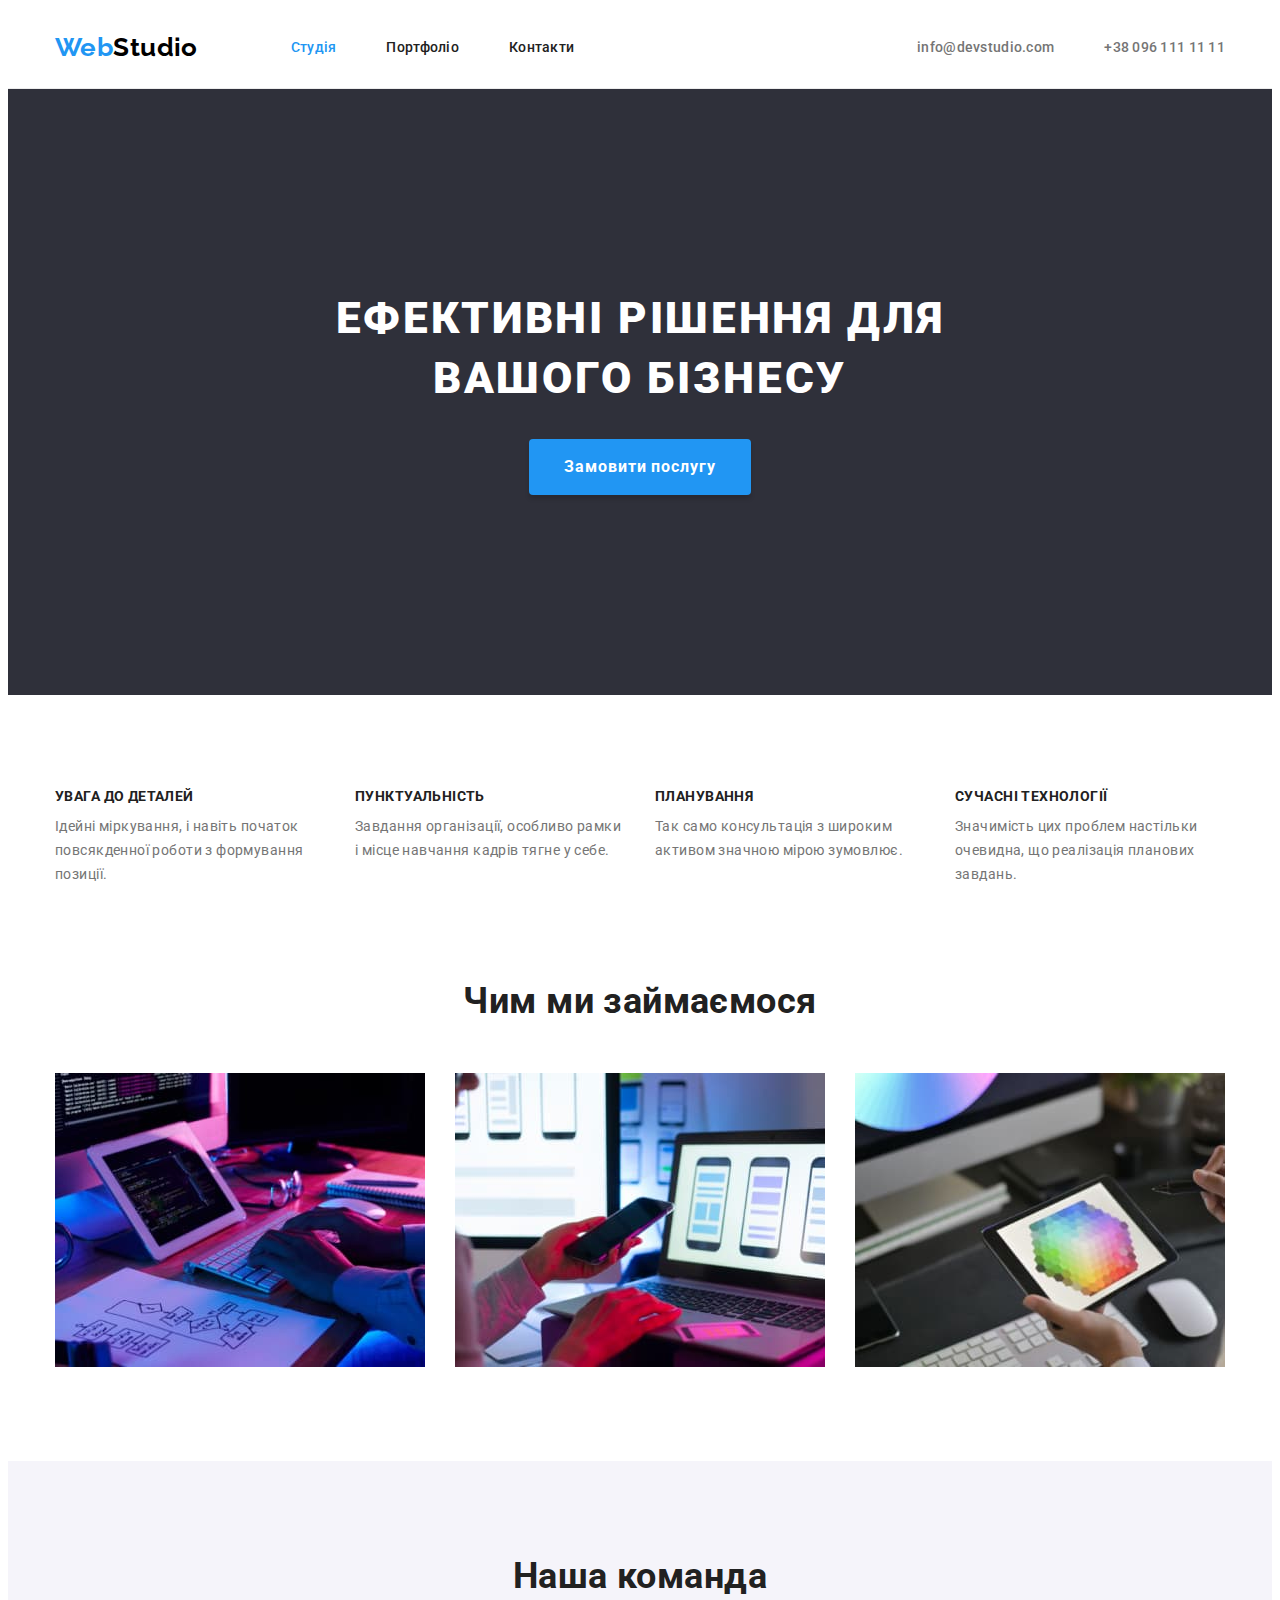
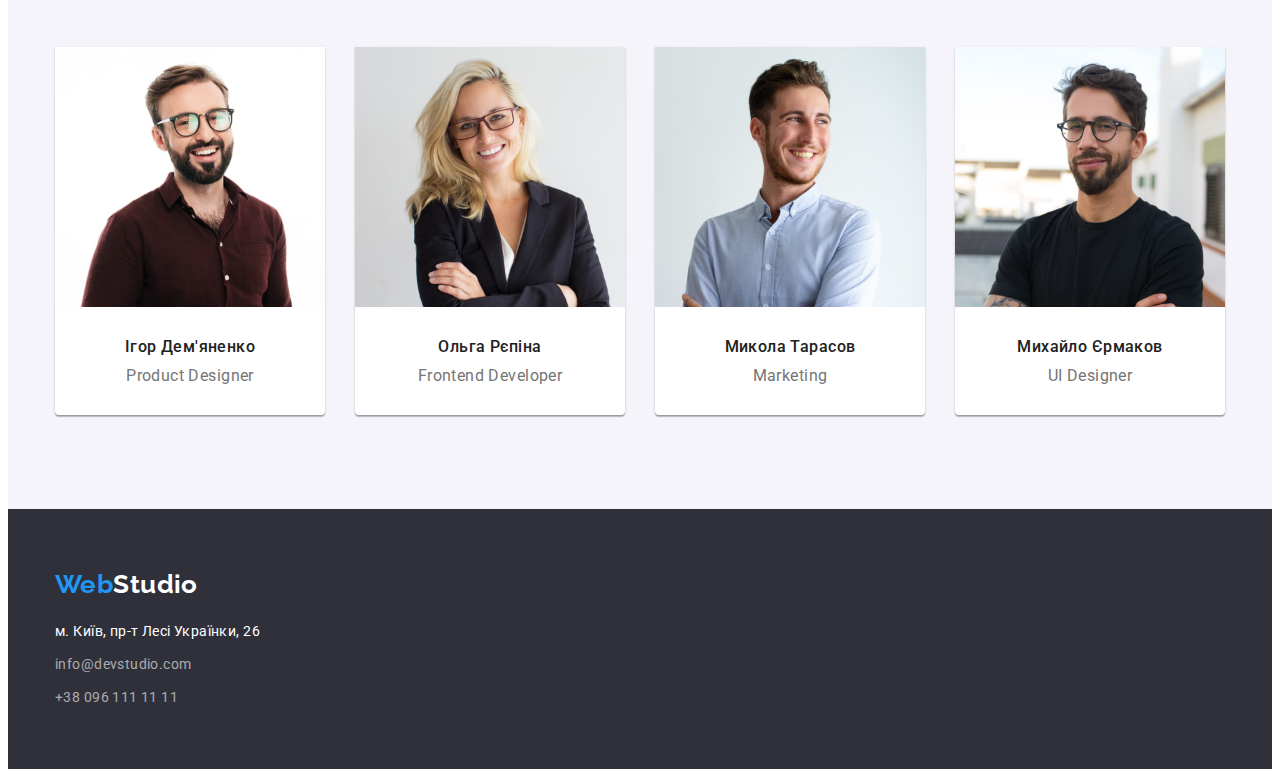
<file: index.html>
<!DOCTYPE html>
<html lang="uk">
<head>
    <meta charset="UTF-8">
    <meta http-equiv="X-UA-Compatible" content="IE=edge">
    <meta name="viewport" content="width=device-width, initial-scale=1.0">
    <title>Web Studio</title>
    <link rel="preconnect" href="https://fonts.googleapis.com">
    <link rel="preconnect" href="https://fonts.gstatic.com" crossorigin>
    <link href="https://fonts.googleapis.com/css2?family=Raleway:wght@700&family=Roboto:wght@400;500;700;900&display=swap" rel="stylesheet">
    <link rel="stylesheet" href="https://cdnjs.cloudflare.com/ajax/libs/modern-normalize/1.1.0/modern-normalize.min.css"
    integrity="sha512-wpPYUAdjBVSE4KJnH1VR1HeZfpl1ub8YT/NKx4PuQ5NmX2tKuGu6U/JRp5y+Y8XG2tV+wKQpNHVUX03MfMFn9Q=="
    crossorigin="anonymous"
    referrerpolicy="no-referrer">
    <link rel="stylesheet" href="./css/styles.css">
</head>
<body>
    <header class="header">
        <div class="container header-container">
            <a class="logo link" href="./index.html">Web<span class="logo-part">Studio</span></a>
            <nav class="site-nav">
                <ul class="header-list list">
                    <li class="header-item">
                        <a class="header-link link current" href="./index.html">Студія</a>
                    </li>
                    <li class="header-item">
                        <a  class="header-link link" href="./portfolio.html">Портфоліо</a>
                    </li>
                    <li class="header-item">
                        <a class="header-link link" href="">Контакти</a>
                    </li>
                </ul>
            </nav>
            <ul class="header-contacts list">
                <li class="contacts-item">
                    <a class="contacts-link link" href="mailto:info@devstudio.com">info@devstudio.com</a>
                </li>
                <li class="contacts-item">        
                    <a class="contacts-link link" href="tel:+380961111111">+38 096 111 11 11</a>
                </li>
            </ul>
        </div>        
    </header>
    <main>
        <!-- Hero -->
        <section class="hero section">
            <div class="container">
                <h1 class="hero-title">Ефективні рішення для вашого бізнесу</h1>
                <button class="hero-btn" type="button">Замовити послугу</button>
            </div>
        </section>
        <!-- Особливості -->
        <section class="feature section">
          <div class="container">
                <h2 class="visually-hidden">Особливості</h2>
                <ul class="feature-list list">
                    <li  class="feature-item">
                        <h3 class="feature-title">УВАГА ДО ДЕТАЛЕЙ</h3> 
                        <p class="feature-text">Ідейні міркування, і навіть початок повсякденної роботи з формування позиції.</p>
                    </li>
                    <li class="feature-item">
                        <h3 class="feature-title">ПУНКТУАЛЬНІСТЬ</h3>
                        <p class="feature-text">Завдання організації, особливо рамки і місце навчання кадрів тягне у себе.</p>
                    </li>
                    <li class="feature-item">
                        <h3 class="feature-title">ПЛАНУВАННЯ</h3>
                        <p class="feature-text">Так само консультація з широким активом значною мірою зумовлює.</p>
                    </li>
                    <li class="feature-item">
                        <h3 class="feature-title">СУЧАСНІ ТЕХНОЛОГІЇ</h3>
                        <p class="feature-text">Значимість цих проблем настільки очевидна, що реалізація планових завдань.</p>
                    </li>
                </ul>
          </div>
        </section>
        <!-- Чим ми займаємося -->
        <section class="about section">
            <div class="container">
                <h2 class="about-title section-title">Чим ми займаємося</h2>
                <ul class="abot-list list">
                    <li>
                        <img src="./img/box1.jpg" alt="Розробка сайтів." width="370" />
                    </li>
                    <li>
                        <img src="./img/box2.jpg" alt="Розробка мобільних додатків." width="370" />
                    </li>
                    <li>
                        <img src="./img/box3.jpg" alt="Вебдизайн." width="370" />
                    </li>
                </ul>
            </div>
        </section>
        <!-- Наша команда -->
        <section class="team section">
            <div class="container">
                <h2 class="section-title">Наша команда</h2>
                <ul class="team-list list">
                    <li class="team-item">
                        <img src="./img/card1.jpg" alt="Ігор Дем'яненко - Product Designer." width="270" />
                        <div class="team-content">
                            <h3 class="team-title">Ігор Дем'яненко</h3>
                            <p class="team-text">Product Designer</p>
                        </div>
                    </li>
                    <li class="team-item">
                        <img src="./img/card2.jpg" alt="Ольга Рєпіна - Frontend Developer." width="270" />
                        <div class="team-content">
                            <h3 class="team-title">Ольга Рєпіна</h3>
                            <p class="team-text">Frontend Developer</p>
                        </div>
                    </li>
                    <li class="team-item">
                        <img src="./img/card3.jpg" alt="Микола Тарасов - Marketing." width="270" />
                        <div class="team-content">
                            <h3 class="team-title">Микола Тарасов</h3> 
                            <p class="team-text">Marketing</p>
                        </div>
                    </li>
                    <li class="team-item">
                        <img src="./img/card4.jpg" alt="Михайло Єрмаков - UI Designer" width="270" />
                        <div class="team-content">
                            <h3 class="team-title">Михайло Єрмаков</h3>
                            <p class="team-text">UI Designer</p> 
                        </div>
                    </li>
                </ul>
            </div>
        </section>
    </main>
    <footer class="footer">
        <div class="container">
            <a class="logo link" href="./index.html">Web<span class="logo-part">Studio</span></a>
            <address>
                <ul class="footer-address-list list">
                    <li class="adress-item">
                        <a class="address-link link" href="https://goo.gl/maps/qJsFLTsWBLWUvJtw5" target="_blank" rel="noopener noreferrer">м. Київ, пр-т Лесі Українки, 26</a>
                    </li>
                    <li class="adress-item">            
                        <a class="address-contact link" href="mailto:info@devstudio.com">info@devstudio.com</a>
                    </li>
                    <li class="adress-item">            
                        <a class="address-contact link" href="tel:+380961111111">+38 096 111 11 11</a>
                    </li>
                </ul>
            </address>
        </div>
    </footer>
</body>
</html>
</file>
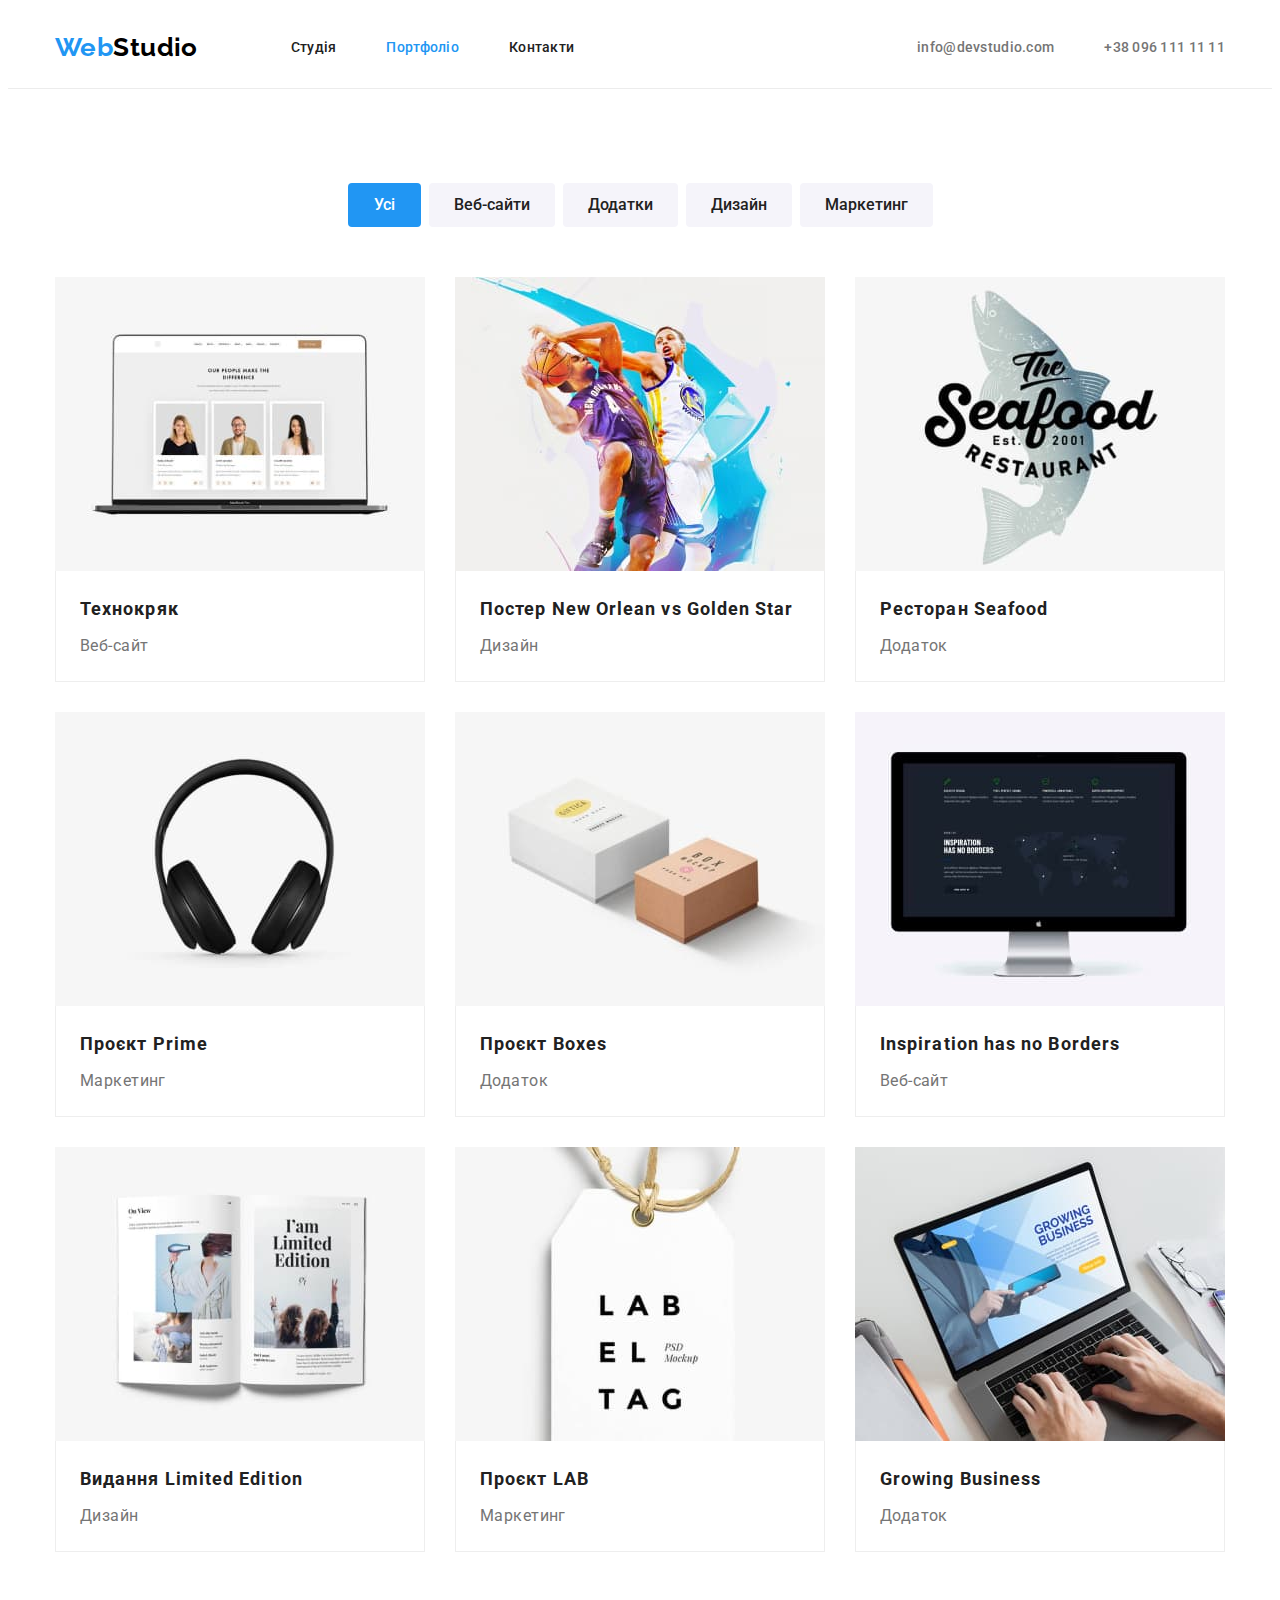
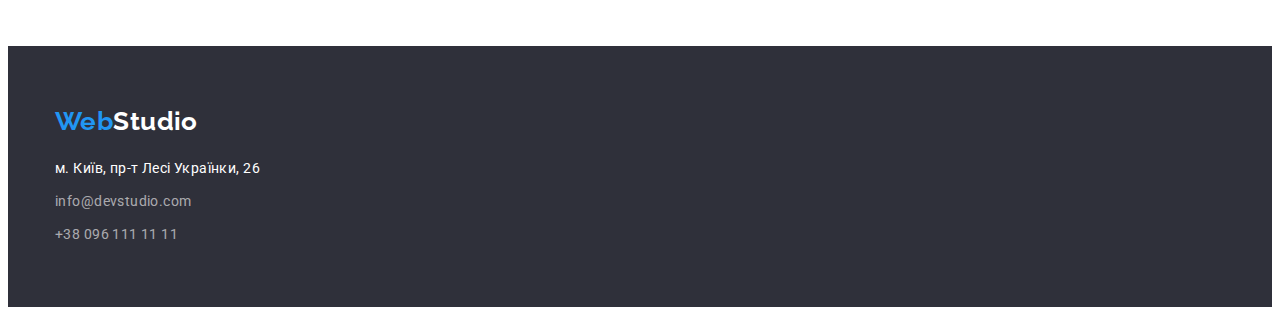
<file: portfolio.html>
<!DOCTYPE html>
<html lang="uk">
<head>
    <meta charset="UTF-8">
    <meta http-equiv="X-UA-Compatible" content="IE=edge">
    <meta name="viewport" content="width=device-width, initial-scale=1.0">
    <title>Web Studio</title>
    <link rel="preconnect" href="https://fonts.googleapis.com">
    <link rel="preconnect" href="https://fonts.gstatic.com" crossorigin>
    <link href="https://fonts.googleapis.com/css2?family=Raleway:wght@700&family=Roboto:wght@400;500;700;900&display=swap" rel="stylesheet">
    <link rel="stylesheet" href="https://cdnjs.cloudflare.com/ajax/libs/modern-normalize/1.1.0/modern-normalize.min.css"
    integrity="sha512-wpPYUAdjBVSE4KJnH1VR1HeZfpl1ub8YT/NKx4PuQ5NmX2tKuGu6U/JRp5y+Y8XG2tV+wKQpNHVUX03MfMFn9Q=="
    crossorigin="anonymous"
    referrerpolicy="no-referrer">
    <link rel="stylesheet" href="./css/styles.css">
</head>
<body>
    <header class="header">
        <div class="container header-container">
            <a class="logo link" href="./index.html">Web<span class="logo-part">Studio</span></a>
            <nav class="site-nav">
                <ul class="header-list list">
                    <li class="header-item">
                        <a class="header-link link" href="./index.html">Студія</a>
                    </li>
                    <li class="header-item">
                        <a  class="header-link link current" href="./portfolio.html">Портфоліо</a>
                    </li>
                    <li class="header-item">
                        <a class="header-link link" href="">Контакти</a>
                    </li>
                </ul>
            </nav>
            <ul class="header-contacts list">
                <li class="contacts-item">
                    <a class="contacts-link link" href="mailto:info@devstudio.com">info@devstudio.com</a>
                </li>
                <li class="contacts-item">        
                    <a class="contacts-link link" href="tel:+380961111111">+38 096 111 11 11</a>
                </li>
            </ul>
        </div>        
    </header>
    <main>
        <section class="portfoli section">
            <div class="container">
                <h1 class="visually-hidden">Portfolio</h1>
                <!-- Фільтр  -->
                <ul class="filter-list list">
                    <li class="filter-item">
                        <button class="filter-btn current" type="button">Усі</button>
                    </li>
                    <li class="filter-item">
                        <button class="filter-btn" type="button">Веб-сайти</button>
                    </li>
                    <li class="filter-item">
                        <button class="filter-btn" type="button">Додатки</button>
                    </li>
                    <li class="filter-item">
                        <button class="filter-btn" type="button">Дизайн</button>
                    </li>
                    <li class="filter-item">
                        <button class="filter-btn" type="button">Маркетинг</button>
                    </li>
                </ul>
                <!-- Portfolio -->
                <ul class="portfolio-list list">
                    <li class="portfolio-item">
                        <a class="link" href="">
                            <img src="./img/portfolio1.jpg" alt="Веб-сайт Тухнохряк."width="370"/>
                            <div class="portfolio-content">
                                <h2 class="portfolio-title">Технокряк</h2>
                                <p class="portfolio-text">Веб-сайт</p>
                            </div>
                        </a>
                    </li>
                    <li class="portfolio-item">
                        <a class="link" href="">
                            <img src="./img/portfolio2.jpg" alt="Дизайн постеру New Orlean vs Golden Star."width="370"/>
                            <div class="portfolio-content">
                                <h2 class="portfolio-title">Постер New Orlean vs Golden Star</h2>
                                <p class="portfolio-text">Дизайн</p>
                            </div>
                        </a>
                    </li>
                    <li class="portfolio-item">
                        <a class="link" href="">
                            <img src="./img/portfolio3.jpg" alt="Додаток ресторану Seafood." width="370"/>
                            <div class="portfolio-content">
                                <h2 class="portfolio-title">Ресторан Seafood</h2>
                                <p class="portfolio-text">Додаток</p>   
                            </div>   
                        </a>
                    </li>
                    <li class="portfolio-item">
                        <a class="link" href="">
                            <img src="./img/portfolio4.jpg" alt="Маркетинг проєкту Prime."width="370"/>
                            <div class="portfolio-content">
                                <h2 class="portfolio-title">Проєкт Prime</h2>
                                <p class="portfolio-text">Маркетинг</p>
                            </div>
                        </a>
                    </li>
                    <li class="portfolio-item">
                        <a class="link" href="">
                            <img src="./img/portfolio5.jpg" alt="Додаток проєкту Boxes."width="370"/>
                            <div class="portfolio-content">
                                <h2 class="portfolio-title">Проєкт Boxes</h2>
                                <p class="portfolio-text">Додаток</p>
                            </div>
                        </a>
                    </li>
                    <li class="portfolio-item">
                        <a class="link" href="">
                            <img src="./img/portfolio6.jpg" alt="Веб-сайт Inspiration has no Borders."width="370"/>
                            <div class="portfolio-content">
                                <h2 class="portfolio-title">Inspiration has no Borders</h2>
                                <p class="portfolio-text">Веб-сайт</p>
                            </div>
                        </a>
                    </li>
                    <li class="portfolio-item">
                        <a class="link" href="">
                            <img src="./img/portfolio7.jpg" alt="Дизайн виання Limited Edition."width="370"/>
                            <div class="portfolio-content">
                                <h2 class="portfolio-title">Видання Limited Edition</h2>
                                <p class="portfolio-text">Дизайн</p>
                            </div>
                        </a>
                    </li>
                    <li class="portfolio-item">
                        <a class="link" href="">
                            <img src="./img/portfolio8.jpg" alt="Маркетинг проєкту LAB."width="370"/>
                            <div class="portfolio-content">
                                <h2 class="portfolio-title">Проєкт LAB</h2>
                                <p class="portfolio-text">Маркетинг</p>
                            </div>
                        </a>
                    </li>
                    <li class="portfolio-item">
                        <a class="link" href="">
                            <img src="./img/portfolio9.jpg" alt="Додаток Growing Business."width="370"/>
                            <div class="portfolio-content">
                                <h2 class="portfolio-title">Growing Business</h2>
                                <p class="portfolio-text">Додаток</p>
                            </div>
                        </a>
                    </li>
                </ul>
            </div>
        </section>
    </main>
    <footer class="footer">
        <div class="container">
            <a class="logo link" href="./index.html">Web<span class="logo-part">Studio</span></a>
            <address>
                <ul class="footer-address-list list">
                    <li class="adress-item">
                        <a class="address-link link" href="https://goo.gl/maps/qJsFLTsWBLWUvJtw5" target="_blank" rel="noopener noreferrer">м. Київ, пр-т Лесі Українки, 26</a>
                    </li>
                    <li class="adress-item">            
                        <a class="address-contact link" href="mailto:info@devstudio.com">info@devstudio.com</a>
                    </li>
                    <li class="adress-item">            
                        <a class="address-contact link" href="tel:+380961111111">+38 096 111 11 11</a>
                    </li>
                </ul>
            </address>
        </div>
    </footer>
</body>
</html>
</file>
<file: css/styles.css>
:root {
    --accent-color: #2196F3;
    --primary-text-color: #757575;
    --tittle-text-color: #212121;
    --primary-white-color: #FFFFFF;
    --main-font: 'Roboto', sans-serif;
}

*,
*::before,
*::after {
  box-sizing: border-box;
}

p,
h1,
h2,
h3,
h4,
h5,
h6 {
  margin: 0;
}

img {
    display: block;
    max-width: 100%;
    height: auto;
  }

body {
    font-family: var(--main-font);
    font-size: 14px;
    letter-spacing: 0.03em;
    background-color: var(--primary-white-color);
    color: var(--primary-text-color);
}

.list {
    padding-left: 0;
    margin: 0;
    list-style: none;
  }
  
.link {
    text-decoration: none;
}

.container {
    width: 1200px;
    padding-left: 15px;
    padding-right: 15px;
    margin: 0 auto;
    /* outline: 2px solid indianred; */
}

.section {
    padding-top: 94px;
    padding-bottom: 94px;
}

.section-title {
    margin-bottom: 50px;
    font-size: 36px;
    line-height: 1.17;
    text-align: center;
    color: var(--tittle-text-color);
}

.visually-hidden {
    position: absolute;
     white-space: nowrap;
     width: 1px;
     height: 1px;
     overflow: hidden;
     border: 0;
     padding: 0;
     clip: rect(0 0 0 0);
     clip-path: inset(50%);
     margin: -1px;
   }

/* header */
.header {
    padding-top: 24px;
    padding-bottom: 25px;
    border-bottom: 1px solid #ECECEC;
}

.header-container {
    display: flex;
    align-items: center;
}

.logo {
    font-family: 'Raleway', sans-serif;
    font-weight: 700;
    font-size: 26px;
    line-height: 1.19;
    color: var(--accent-color);
}

.logo-part {
    color: #000000;
}

.site-nav {
    margin-left: 93px;
}

.header-list {
    display: flex;
}

.header-contacts {
    display: flex;
    margin-left: auto;
}

.header-item:not(:last-child), .contacts-item:not(:last-child) {
    margin-right: 50px;
}

.header-link, .contacts-link {
    font-weight: 500;
    line-height: 1.14;
    letter-spacing: 0.02em;
    color: var(--tittle-text-color);
}

 .contacts-link {
    color: inherit;
}

.header-link:hover, .header-link:focus,
.contacts-link:hover, .contacts-link:focus,
.header-link.current {
    color: var(--accent-color);
}

/* HERO */
.hero {
    padding-top: 200px;
    padding-bottom: 200px;
    text-align: center;
    background-color: #2F303A;
}

.hero-title {
    width: 696px;
    margin-bottom: 30px;
    margin-right: auto;
    margin-left: auto;
    font-weight: 900;
    font-size: 44px;
    line-height: 1.36;
    text-align: center;
    letter-spacing: 0.06em;
    text-transform: uppercase;
    color: var(--primary-white-color);
}

.hero-btn {
    display: inline-block;
    border-radius: 4px;
    border: solid transparent;
    box-shadow: 0px 4px 4px rgba(0, 0, 0, 0.15);
    padding: 10px 32px;
    min-width: 216px;
    font-family: inherit;
    font-weight: 700;
    font-size: 16px;
    line-height: 1.88;
    text-align: center;
    letter-spacing: 0.06em;
    color: var(--primary-white-color);
    background-color: var(--accent-color);
    cursor: pointer;
}

/* feature */

.feature-list {
    display: flex;
    justify-content: space-between;
}

.feature-item {
    width: 270px;
}

.feature-title {
    margin-bottom: 10px;
    font-size: 14px;
    line-height: 1.14;
    text-transform: uppercase;
    color: var(--tittle-text-color);
}

.feature-text {
    line-height: 1.71;
}

/* about */

.about {
    padding-top: 0;
}

.abot-list {
    display: flex;
    justify-content: space-between;
}

/* team */
.team {
    background-color: #F5F4FA;
}

.team-list {
    display: flex;
    justify-content: space-between;
}

.team-item {
    width: 270px;
    background-color: var(--primary-white-color);
    box-shadow: 0px 1px 3px rgba(0, 0, 0, 0.12), 0px 1px 1px rgba(0, 0, 0, 0.14), 0px 2px 1px rgba(0, 0, 0, 0.2);
    border-radius: 0px 0px 4px 4px;
}

.team-content {
    padding: 30px;
}

.team-title {
    margin-bottom: 10px;
    font-weight: 500;
    font-size: 16px;
    line-height: 1.19;
    text-align: center;
    color: var(--tittle-text-color);
}

.team-text {
    font-size: 16px;
    line-height: 1.19;
    text-align: center;  
}

/* footer */
.footer {
    padding-top: 60px;
    padding-bottom: 60px;
    background-color: #2F303A;
}

.footer .logo-part {
    color: var(--primary-white-color);
}

address {
    margin-top: 20px;
    font-style: normal;
}

.adress-item:not(:last-child) {
    margin-bottom: 9px;
}

.address-link, .address-contact {
    line-height: 1.71;
    color: var(--primary-white-color);
}

.address-contact {
    color: rgba(255, 255, 255, 0.6);
}

.address-contact:hover, .address-contact:focus {
    color: var(--accent-color);
}

/* portfolio */

.filter-list {
    display: flex;
    justify-content: center;
    margin-bottom: 50px;
    gap: 8px;
}

.filter-btn {
    display: inline-block;
    border-radius: 4px;
    border: solid transparent;
    padding: 6px 22px;
    min-width: 73px;
    font-family: var(--main-font);
    font-weight: 500;
    font-size: 16px;
    line-height: 1.62;
    text-align: center;
    color: var(--tittle-text-color);
    background-color: #F5F4FA;
    cursor: pointer;
}

.filter-btn:hover, .filter-btn:focus,
.filter-btn.current {
    color: var(--primary-white-color);
    background-color: var(--accent-color);
}

.portfolio-list {
    display: flex;
    flex-wrap: wrap;
}

.portfolio-item {
    flex-basis: calc((100% - 60px) / 3);
    margin-right: 30px;
    margin-bottom: 30px;
}

.portfolio-item:nth-child(3n) {
    margin-right: 0;
    }

.portfolio-item:nth-last-child(-n + 3) {
    margin-bottom: 0;
}

.portfolio-content {
    padding: 20px 24px;
    border: 1px solid #EEEEEE;
    border-top: transparent;
}

.portfolio-title {
    margin-bottom: 4px;
    font-size: 18px;
    line-height: 2;
    letter-spacing: 0.06em;
    color: var(--tittle-text-color);
}

.portfolio-text {
    font-size: 16px;
    line-height: 1.88;
    color: var(--primary-text-color);
}
</file>
